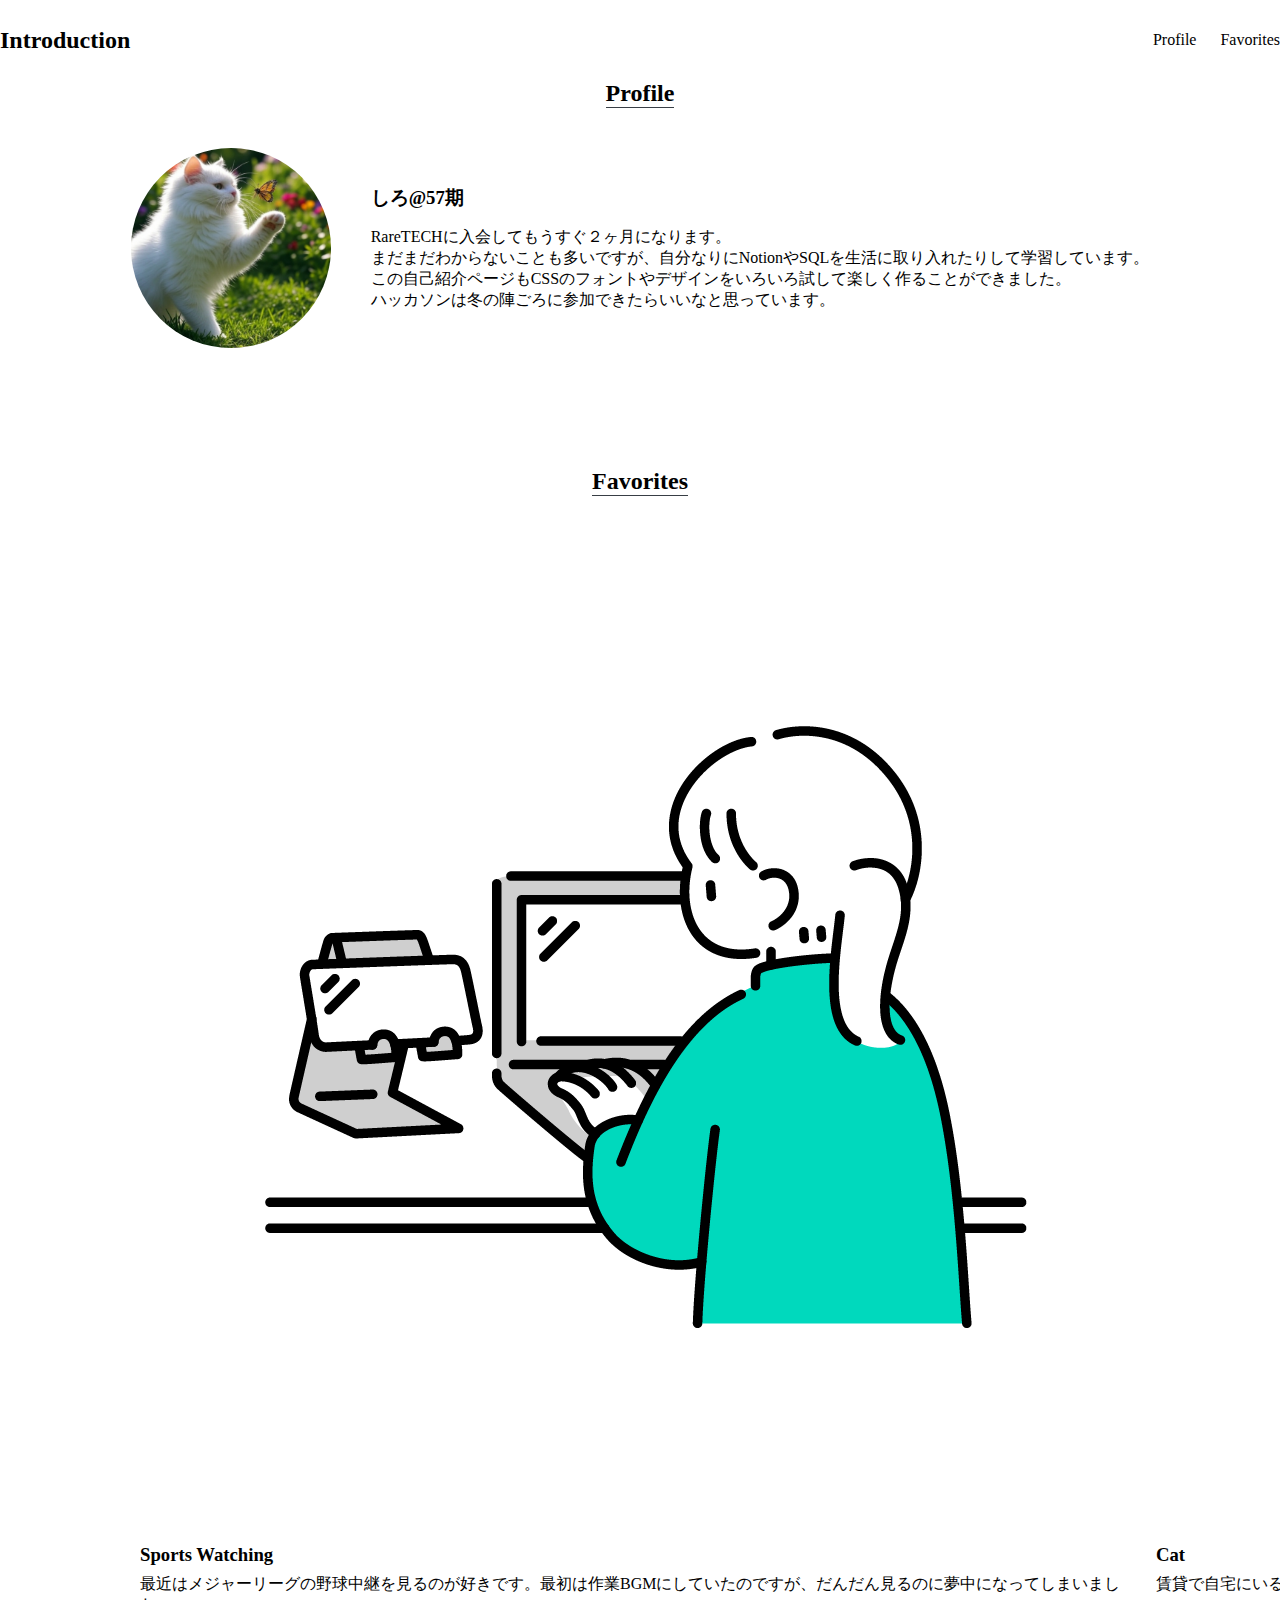
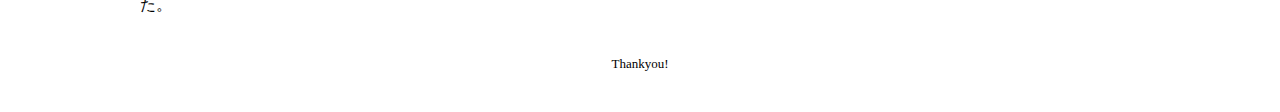
<file: index.html>
<!DOCTYPE html>
<html lang="ja">

<head>
  <meta charset="utf-8" />
  <title>自己紹介</title>
  <meta name="description" content="自己紹介サイトです。" />
  <meta name="viewport" content="width=device-width, initial-scale=1">
  <!-- CSSファイルの適用 -->
<link rel="stylesheet" href="intro.css"> 
</head>

<body>
      <!-- ヘッダー -->
  <header class ="header">
      <h2 class="title">Introduction</h2>
      <nav>
        <ul>
          <li><a href="#profile">Profile</a></li>
          <li><a href="#interest">Favorites</a></li>
        </ul>
      </nav>
  </header>
  <div class="page-wrapper">
    
    <main class="main-content">
      
      <!-- プロフィール セクション -->
      <section class="section" id="profile">
         <h2 class="section-title">Profile</h2>
         <div class="profile">
          <img src="img/img4.jpg" alt="profile" class="profile-image">
          <div class="profile-info">
            <h3>しろ@57期</h3>
            <p>
              RareTECHに入会してもうすぐ２ヶ月になります。<br />
              まだまだわからないことも多いですが、自分なりにNotionやSQLを生活に取り入れたりして学習しています。<br />
              この自己紹介ページもCSSのフォントやデザインをいろいろ試して楽しく作ることができました。<br />
              ハッカソンは冬の陣ごろに参加できたらいいなと思っています。
            </p>
          </div>
         </div>
      </section>      
      <!-- Favorites セクション -->
      <section class="section" id ="interest">
        <h2 class="section-title">Favorites</h2>
        <div class="interests">
          <div class="interest">
          <img src="img/img1.png" alt="イラスト" class="interest-image" >
          <h3>Books</h3>
          <p>最近は勉強の息抜きに本を読んでいます。小説だと夢中になり過ぎてしまうので新書を読んだりしています。</p>
          </div> 
          <div class="interest">
          <img src="img/img2.png" alt="イラスト" class="interest-image" >
          <h3>Sports Watching</h3>
          <p>最近はメジャーリーグの野球中継を見るのが好きです。最初は作業BGMにしていたのですが、だんだん見るのに夢中になってしまいました。</p>
          </div>
          <div class="interest">
          <img src="img/img3.png" alt="イラスト" class="interest-image" >
          <h3>Cat</h3>
          <p>賃貸で自宅にいる時間も短いので飼えないのですが、ご近所でごろごろしている猫のしぐさを見るのが好きです。</p>
          </div>
        </div>  
      </section>  
    </main>

    <!-- フッター --> 
    <footer class ="footer">
      <p>Thankyou!</p>
    </footer>
    
    
  </div>
</body>

</html>
</file>
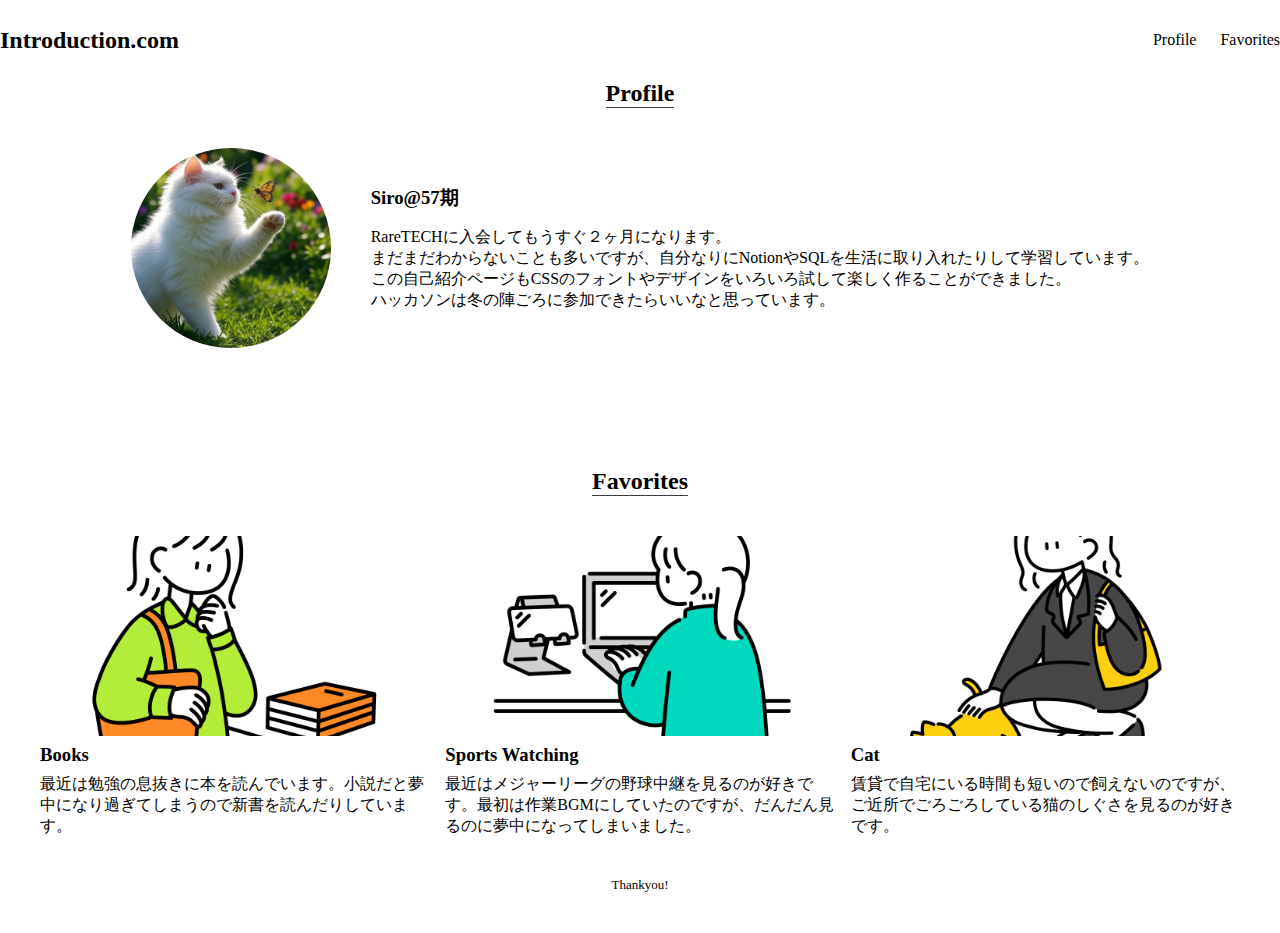
<file: intro.html>
<!DOCTYPE html>
<html lang="ja">

<head>
  <meta charset="utf-8" />
  <title>自己紹介</title>
  <meta name="description" content="自己紹介サイトです。" />
  <meta name="viewport" content="width=device-width, initial-scale=1">
  <!-- CSSファイルの適用 -->
<link rel="stylesheet" href="intro.css"> 
</head>

<body>
      <!-- ヘッダー -->
  <header class ="header">
      <h2 class="title">Introduction.com</h2>
      <nav>
        <ul>
          <li><a href="#profile">Profile</a></li>
          <li><a href="#interest">Favorites</a></li>
        </ul>
      </nav>
  </header>
  <div class="page-wrapper">
    
    <main class="main-content">
      
      <!-- プロフィール セクション -->
      <section class="section" id="profile">
         <h2 class="section-title">Profile</h2>
         <div class="profile">
          <img src="img4.jpg" alt="profile" class="profile-image">
          <div class="profile-info">
            <h3>Siro@57期</h3>
            <p>
              RareTECHに入会してもうすぐ２ヶ月になります。<br />
              まだまだわからないことも多いですが、自分なりにNotionやSQLを生活に取り入れたりして学習しています。<br />
              この自己紹介ページもCSSのフォントやデザインをいろいろ試して楽しく作ることができました。<br />
              ハッカソンは冬の陣ごろに参加できたらいいなと思っています。
            </p>
          </div>
         </div>
      </section>      
      <!-- Favorites セクション -->
      <section class="section" id ="interest">
        <h2 class="section-title">Favorites</h2>
        <div class="interests">
          <div class="interest">
          <img src="img1.png" alt="イラスト" class="article-image" >
          <h3>Books</h3>
          <p>最近は勉強の息抜きに本を読んでいます。小説だと夢中になり過ぎてしまうので新書を読んだりしています。</p>
          </div> 
          <div class="interest">
          <img src="img2.png" alt="イラスト" class="article-image" >
          <h3>Sports Watching</h3>
          <p>最近はメジャーリーグの野球中継を見るのが好きです。最初は作業BGMにしていたのですが、だんだん見るのに夢中になってしまいました。</p>
          </div>
          <div class="interest">
          <img src="img3.png" alt="イラスト" class="article-image" >
          <h3>Cat</h3>
          <p>賃貸で自宅にいる時間も短いので飼えないのですが、ご近所でごろごろしている猫のしぐさを見るのが好きです。</p>
          </div>
        </div>  
      </section>  
    </main>

    <!-- フッター --> 
    <footer class ="footer">
      <p>Thankyou!</p>
    </footer>
    
    
  </div>
</body>

</html>
</file>
<file: intro.css>
/*-------------------------------------------
	共通部分
  -------------------------------------------*/
* {
  margin: 0;
  padding: 0;
  box-sizing: border-box;
}

li {
  list-style: none;
}

a {
  text-decoration: none;
  color: #000000;
}

/*-------------------------------------------
  ページ全体
  -------------------------------------------*/
.page-wrapper {
  width: 100%;
  padding: 0 40px;
  max-width: 1280px;
  margin: 0 auto;
}

/*-------------------------------------------
  メインコンテンツ
  -------------------------------------------*/
.main-content {
  display: flex;
  flex-direction: column;
  gap: 120px;
}

/*-------------------------------------------
  これより下にコードを追加してください。
  -------------------------------------------*/
/*-------------------------------------------
  ヘッダー
  -------------------------------------------*/
.header {
  display: flex;
  align-items: center;
  justify-content: space-between;
  height: 80px;
  width: 100%;
}
.header-logo {
  height: 24px;
}
.header ul {
  display: flex;
  gap: 24px;
}
.header li a:hover {
  opacity: 0.7;
}
/*-------------------------------------------
  メインビジュアル
  -------------------------------------------*/
.main-visual {
  width: 100%;
  height: 640px;
  object-fit: cover;
  border-radius: 16px;
}

/*-------------------------------------------
  セクション 共通部分
  -------------------------------------------*/
.section {
  display: flex;
  flex-direction: column;
  align-items: center;
  gap: 40px;
}

.section-title {
  border-bottom: solid 1px #383e45;
}

/* -------------------------------------------
  プロフィール
  -------------------------------------------*/
.profile {
  display: flex;
  align-items: center;
  gap: 40px;
}
 .profile-image {
  width: 200px;
  height: 200px;
  border-radius: 50%;
  object-fit: cover;
 }

 .profile-info {
  display: flex;
  flex-direction: column;
  gap: 16px;
 }

/* -------------------------------------------
  趣味
  -------------------------------------------*/
.interests {
  display: grid;
  grid-template-columns: 1fr 1fr 1fr;
  gap: 40px 16px;
}

.interest {
  display: flex;
  flex-direction: column;
  gap: 8px;
}
.article-image {
  width: 100%;
  height: 200px;
  object-fit: cover;
}
/*-------------------------------------------
  フッター
  -------------------------------------------*/
  .footer {
    font-size: small;
    padding: 40px 0;
    text-align: center;
  }
</file>
